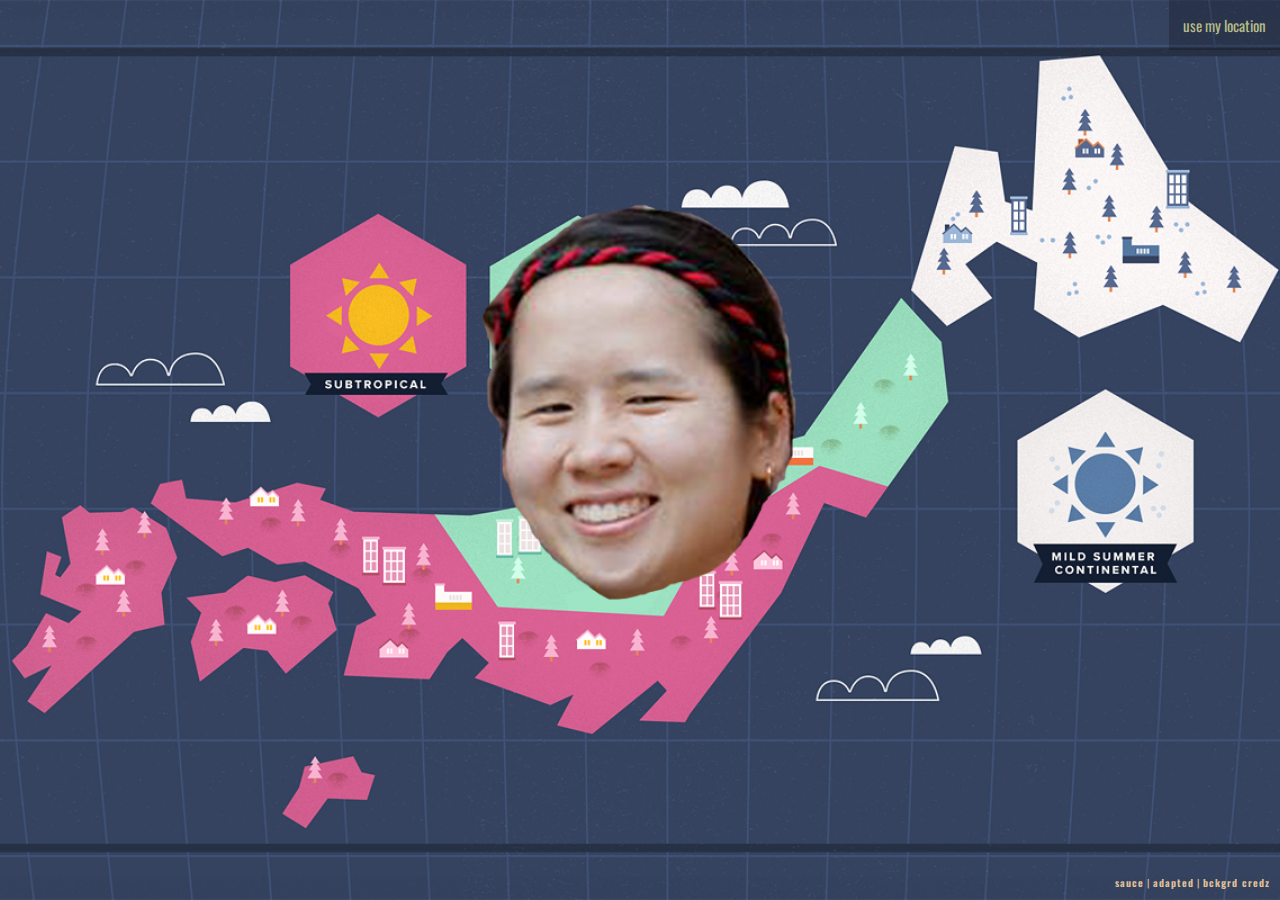
<file: shoko-weather/index.html>
<!DOCTYPE html>
<!--[if lt IE 7]>      <html class="no-js lt-ie9 lt-ie8 lt-ie7"> <![endif]-->
<!--[if IE 7]>         <html class="no-js lt-ie9 lt-ie8"> <![endif]-->
<!--[if IE 8]>         <html class="no-js lt-ie9"> <![endif]-->
<!--[if gt IE 8]><!--> <html class="no-js"> <!--<![endif]-->
    <head>
        <meta charset="utf-8">
        <meta http-equiv="X-UA-Compatible" content="IE=edge,chrome=1">
        <title>Shoko Weather</title>
        <meta name="description" content="Dedicated to my beloved roommate Shoko Oda">
        <meta name="author" content="Sara" />
        <link rel="shortcut icon" href="./img/doge/favicon.png" type="image/png">
        <link href='http://fonts.googleapis.com/css?family=Oswald' rel='stylesheet' type='text/css'>
        <meta name="viewport" content="width=700">
        <style> 
            body {
                min-height:640px;
				font-family: 'Oswald', sans-serif;
            }
            .bg {
                background: url(img/sky-img/japan.jpg);
                background-color: #729EA1;
                background-repeat:  no-repeat;
                background-position: center center;
                background-attachment: fixed; 
                -webkit-background-size: cover;
                -moz-background-size: cover;
                -o-background-size: cover;
                background-size: cover;
            }
            .container {
                width:550px;
                height:640px;
                position:absolute;
                top:50%;
                left: 50%;
                margin-left:-275px;
                margin-top: -320px;
            }
            .doge-image {
                width:550px;
                height:550px;
                background: url(img/doge/shoko-regular.png);
                background-repeat: no-repeat;
                background-attachment: center center;
                background-size: 550px 550px;
            }
            #all-weather {
                height:90px;
                position:relative;
                top:-100px;
                text-align: center;
            }
            #weather-desc {
                font-size: 40px;
                color:#000;
				text-transform: lowercase;
            }
            #identifiers {
                visibility:hidden;
            }
            #location {
                color: #000;
                font-size: 30px;
            }
            .t {
                font-size: 30px;
                color: #000;
                display: inline-block;
            }
            .suchlikes {
                display:block;
                padding: 10px;
            }
            .much-like {
                display:inline-block;
                padding:5px;
            }
            .ourinfo {
                display:block;
                position:absolute;
                bottom:0;
                right:0;
                padding:0 10px 10px 0;
                color: #DFBE99;
                font-weight: 100px;
                font-size: 10px;
                letter-spacing: 1px;
				text-align:right;
            }
            .ourinfo p {
                margin: 0;
                padding:0;
            }
            .ourinfo a {
                text-decoration: none;
                color:#DFBE99;
                font-weight: bold;
            }
            .ourinfo a:hover {
                color: #EC9192;
            }

            #browser_geo {
                cursor:pointer;
                width:auto;
                position:absolute;
                font-size:15px;
                top:0px;
                padding:14px;
                padding-left:14px;
                right:0px;
                text-align:right;
                color: #B5BD89;
                background-color:rgba(0,0,0,0.2);
                background-position:0px 5px;
                background-repeat: no-repeat;
                background-size:38px 38px;
            }
            #browser_geo:hover {
                color:#DB5375;
            }
        </style>

        <script>
        /*
        </body>
        </html>
        */
        </script>

    </head>
    <body class="bg">
        <div id="browser_geo">
            use my location
        </div>
        <div class="container">
            <div class="doge-image"></div>
            <div id="all-weather">
                <div id="weather-desc"></div>
                <div id="location"></div>
                <div class="t" id="degreesCelsius"> <span class="number"></span><span class="cel"></span></div>
                <div class="t" id="degreesFahrenheit"></div>
            </div>
        </div>
        <div id="identifiers">
            <div id="weather-id"></div>
            <div id="weather-icon"> </div>
        </div>
        <div class="ourinfo"><a href="https://github.com/katiaeirin/dogeweather" target="_blank">sauce</a> | <a href="http://dogeweather.com/" target="_blank">adapted</a> | <a href="http://www.tofugu.com/" target="_blank">bckgrd credz</a></div>
        
        <script src="//ajax.googleapis.com/ajax/libs/jquery/1.9.0/jquery.min.js"></script>
        <script>window.jQuery || document.write('<script src="./js/vendor/jquery-1.9.0.min.js"><\/script>')</script>
        <script src="./js/main.js"></script>
        <script src="./js/jquery.dogeweather.js"></script>

    </body>
</html>
</file>
